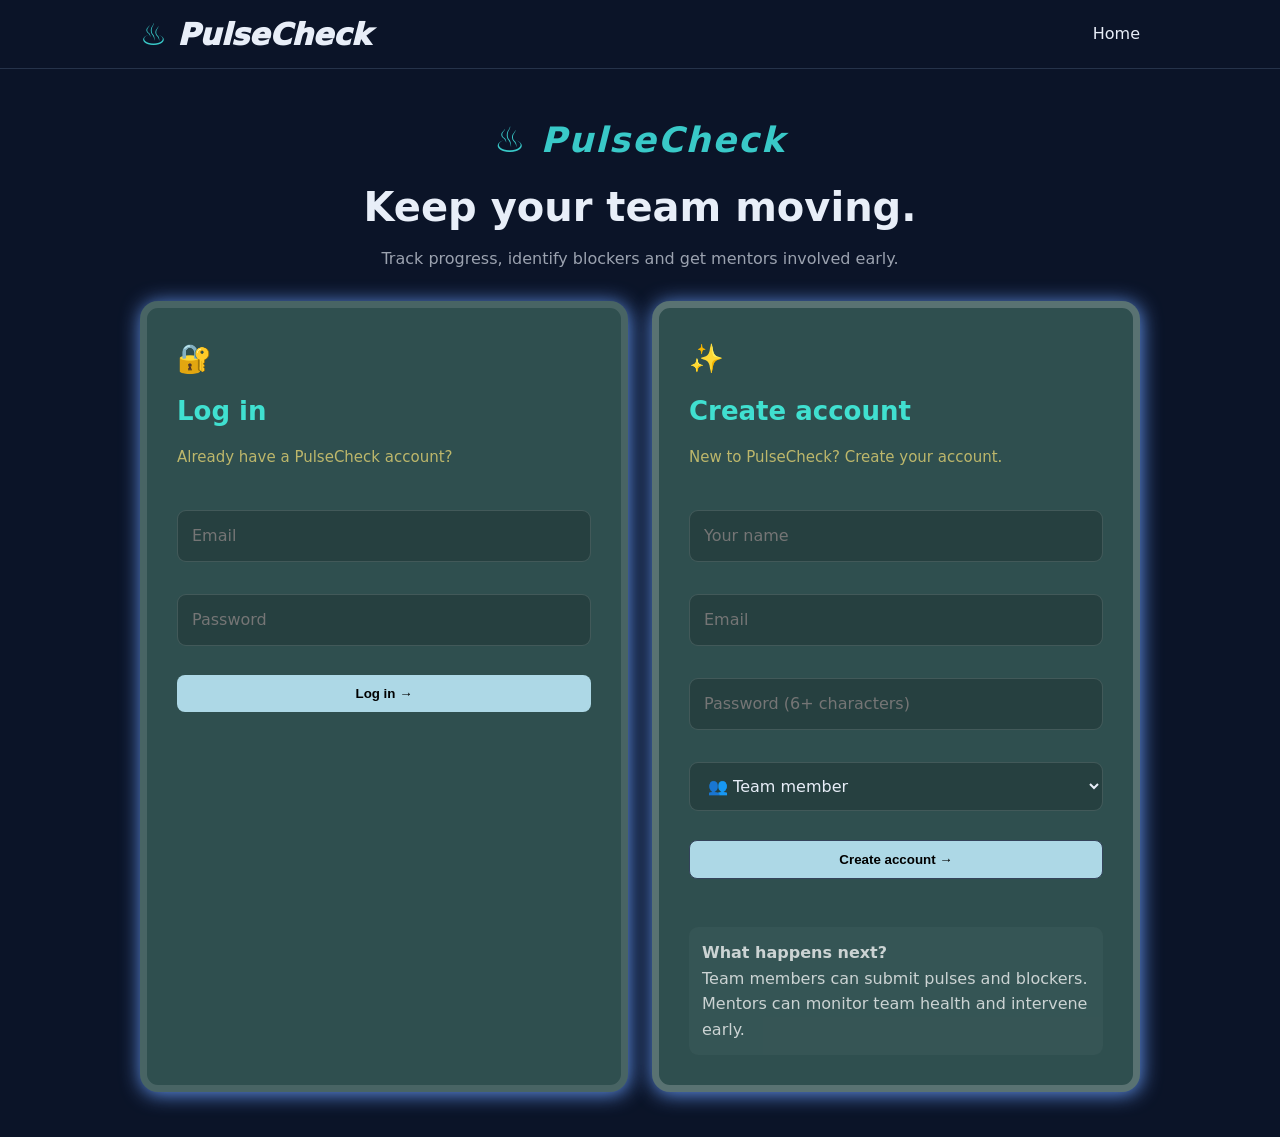
<file: templates/login.html>
<!doctype html>
<html>
<head>
<meta charset="utf-8">
<meta name="viewport" content="width=device-width,initial-scale=1">
<title>PulseCheck — Access</title>
<link rel="stylesheet" href="/static/style.css">

<style>
.auth-page{
  min-height:calc(100vh - 70px);
  display:flex;
  align-items:center;
  justify-content:center;
  padding:45px 20px;
}

.auth-container{
  width:min(1000px,100%);
}

.auth-header{
  text-align:center;
  margin-bottom:30px;
}

.auth-header label{
  font-size:35px;
  letter-spacing:2px;
}

.auth-header h1{
  font-size:40px;
  margin:10px 0;
}

.auth-header p{
  opacity:.65;
  margin:0;
}

.auth-grid{
  display:grid;
  grid-template-columns:1fr 1fr;
  gap:24px;
}

.auth-card{
  padding: 30px;
    border: 7px solid rgba(255, 255, 255, .12);
    border-radius: 18px;
    background: darkslategray;
box-shadow: 1px 2px 20px cornflowerblue;}

.auth-card.create{
  border-color:rgba(255,255,255,.2);
}

.auth-icon{
  font-size:28px;
  margin-bottom:12px;
}

.auth-card h2{
  margin:0 0 8px;
  font-size:26px;
}

.auth-card .subtitle{
 font-size: 15px;
    margin-bottom: 22px;
color: darkkhaki;}

.auth-card input,
.auth-card select{
  width:100%;
  box-sizing:border-box;
  padding:13px 14px;
  margin-bottom:12px;
  border-radius:9px;
  border:1px solid rgba(255,255,255,.13);
  background:rgba(0,0,0,.18);
  color:inherit;
  margin-top: 20px;
}

.auth-card input:focus,
.auth-card select:focus{
  outline:none;
  border-color:rgba(255,255,255,.4);
}

.auth-card .btn{
 width: 100%;
    margin-top: 17px;
    background: lightblue;
    color: black;
}

.demo-box{
  margin-top: 18px;
    padding: 13px;
    border-radius: 9px;
    background: rgba(255, 255, 255, .045);
    font-size: 16px;
    line-height: 1.6;
    opacity: .75;
    color: white;
}

.message{
  min-height:20px;
  font-size:13px;
  margin-top:10px;
}

@media(max-width:750px){
  .auth-grid{
    grid-template-columns:1fr;
  }

  .auth-header h1{
    font-size:30px;
  }
}
</style>
</head>

<body>

<nav>
  <a class="brand" href="/">
    <b>♨</b><i> PulseCheck</i>
  </a>

  <a href="/">Home</a>
</nav>

<main class="auth-page">

<div class="auth-container">

  <div class="auth-header">
    <label> ♨ <i><b>PulseCheck</b></i></label>
    <h1>Keep your team moving.</h1>
    <p>Track progress, identify blockers and get mentors involved early.</p>
  </div>


  <div class="auth-grid">

    <!-- LOGIN CARD -->
    <section class="auth-card">

      <div class="auth-icon">🔐</div>

      <h2>Log in</h2>

      <p class="subtitle">
        Already have a PulseCheck account?
      </p>

      

      <form id="loginForm">

        <input
          id="email"
          type="email"
          placeholder="Email"
          required
        >

        <input
          id="password"
          type="password"
          placeholder="Password"
          required
        >

        <button class="btn" type="submit">
          Log in →
        </button>

      </form>

      <p id="loginMessage" class="message"></p>

    </section>


    <!-- CREATE ACCOUNT CARD -->
    <section class="auth-card create">

      <div class="auth-icon">✨</div>

      <h2>Create account</h2>

      <p class="subtitle">
        New to PulseCheck? Create your account.
      </p>

      <form id="registerForm">

        <input
          id="name"
          type="text"
          placeholder="Your name"
          required
        >

        <input
          id="registerEmail"
          type="email"
          placeholder="Email"
          required
        >

        <input
          id="registerPassword"
          type="password"
          placeholder="Password (6+ characters)"
          minlength="6"
          required
        >

        <select id="role">
          <option value="team">👥 Team member</option>
        </select>

        <button class="btn ghost" type="submit">
          Create account →
        </button>

      </form>

      <p id="registerMessage" class="message"></p>

      <div class="demo-box">
        <b>What happens next?</b><br>
        Team members can submit pulses and blockers.<br>
        Mentors can monitor team health and intervene early.
      </div>

    </section>

  </div>

</div>

</main>


<script>

function fill(email,password){
  document.getElementById("email").value=email;
  document.getElementById("password").value=password;
}


/* LOGIN */

document.getElementById("loginForm").onsubmit = async function(e){

  e.preventDefault();

  const message=document.getElementById("loginMessage");

  message.textContent="Logging in...";

  try{

    const response=await fetch("/api/auth/login",{

      method:"POST",

      headers:{
        "Content-Type":"application/json"
      },

      body:JSON.stringify({

        email:document.getElementById("email").value,

        password:document.getElementById("password").value

      })

    });

    const data=await response.json();

    if(response.ok){

      location="/dashboard";

    }else{

      message.textContent=data.error || "Invalid login.";

    }

  }catch(error){

    message.textContent="Unable to connect to server.";

  }

};


/* CREATE ACCOUNT */

document.getElementById("registerForm").onsubmit = async function(e){

  e.preventDefault();

  const message=document.getElementById("registerMessage");

  message.textContent="Creating account...";

  try{

    const response=await fetch("/api/auth/register",{

      method:"POST",

      headers:{
        "Content-Type":"application/json"
      },

      body:JSON.stringify({

        name:document.getElementById("name").value,

        email:document.getElementById("registerEmail").value,

        password:document.getElementById("registerPassword").value,

        role:document.getElementById("role").value

      })

    });

    const data=await response.json();

    if(response.ok){

      location="/dashboard";

    }else{

      message.textContent=data.error || "Could not create account.";

    }

  }catch(error){

    message.textContent="Unable to connect to server.";

  }

};

</script>

</body>
</html>
</file>
<file: static/style.css>
body{margin:0;background:#0b1428;color:#e8eef8;font-family:Inter,system-ui,sans-serif;line-height:1.5}a{text-decoration:none;color:inherit}nav{height:68px;border-bottom:1px solid #26334a;display:flex;align-items:center;justify-content:space-between;padding:0 max(24px,calc((100% - 1000px)/2))}.nav{display:flex;gap:25px;align-items:center;color:#9eabc0;font-size:14px}.brand{font-weight:1000; font-size: 30px;}.brand b,label{color:#39c9c8}.btn{background:#39baf0;color:#071326;border:0;border-radius:8px;padding:11px 18px;font-weight:800;cursor:pointer}.ghost{background:transparent;color:#e8eef8;border:1px solid #34435b}.big{display:inline-block;margin:12px 5px 0}.hero{max-width:1000px;min-height:590px;margin:auto;display:grid;grid-template-columns:1.3fr .8fr;gap:70px;align-items:center}.hero h1{font-size:48px;line-height:1.1;letter-spacing:-.045em;color: skyblue;}.hero p{color:#9aa8bd;max-width:570px;font-size:17px}.visual,.panel,.stats>div,.authbox{background:#17243a;border:1px solid #2d3d55;border-radius:15px;padding:22px}.visual{width:280px}.minihead{display:flex;justify-content:space-between;color:#8c9ab0}.minihead b{color: mediumaquamarine;}.heat{display:grid;grid-template-columns:repeat(7,1fr);gap:7px;margin:18px 0}.heat i{height:28px;border:1px solid #34435a;border-radius:5px}.heat .on{background:#34aee0;border-color:#34aee0}.statement{border-top:1px solid #202e43;border: 6px solid darkslateblue;padding:80px max(24px,calc((100% - 1000px)/2));background: slateblue;}.statement h2{font-size:30px;color: midnightblue;}.three{display:grid;grid-template-columns:repeat(3,1fr);gap:30px}.three p{}footer{text-align:center;padding:30px;border-top:1px solid #202e43}.auth{min-height:calc(100vh - 68px);display:grid;place-items:center;padding:30px}.authbox{width:min(460px,100%)}input,select,textarea{width:100%;background:#0c1628;border:1px solid #314159;color:#edf3fb;border-radius:8px;padding:12px;margin:7px 0;font:inherit}.full{width:100%}.demos{display:grid;grid-template-columns:1fr 1fr;gap:8px;margin:18px 0}.demos button{background:#17263d;border:1px solid #33445d;color:#fff;border-radius:8px;padding:10px;text-align:left;cursor:pointer}.dash{max-width:1000px;margin:auto;padding:48px 20px}.dash h1{font-size:38px}.stats{display:grid;grid-template-columns:repeat(4,1fr);gap:12px;margin:25px 0 18px}.stats small{color:#7f8da3}.stats strong{display:block;font-size:24px;margin-top:7px}.cols{display:grid;grid-template-columns:1fr 1fr;gap:18px}.panel h2{font-size:18px}.panel h2 small{float:right;color:#718098;font-size:11px}.status{display:grid;grid-template-columns:repeat(3,1fr);gap:7px}.status button{background:#0d1729;color:#aebbd0;border:1px solid #33445b;border-radius:8px;padding:10px;cursor:pointer}.status .active{border-color:#39baf0;color:#fff}.row{border-top:1px solid #29384e;padding:14px 0;position:relative}.row small{display:block;color:#718098}.row p{color:#9caac0;margin:5px 0}.risk{position:absolute;right:0;top:15px;border-radius:99px;padding:5px 9px;font-size:11px;text-transform:uppercase}.healthy{color:#55d2a3}.warning{color:#ffc05c}.critical{color:#ff6b72}.insight{margin-bottom:18px;border-left:3px solid #39baf0}@media(max-width:800px){.hero{grid-template-columns:1fr;padding:45px 24px}.visual{justify-self:start}.three,.cols{grid-template-columns:1fr}.stats{grid-template-columns:1fr 1fr}.nav a:not(.btn){display:none}}
input:-webkit-autofill,
input:-webkit-autofill:hover,
input:-webkit-autofill:focus {
    -webkit-text-fill-color: #111827;
    transition: background-color 9999s ease-in-out 0s;
}
.ai-result{
    background-color: black;
}

/* ===== LOGIN INPUT FIX ===== */

.authbox input,
.authbox select,
.authbox textarea {
    color: #f8fafc !important;
    background: #0f172a !important;
    border: 1px solid #334155 !important;
}

/* Make placeholder text clearly visible */
.authbox input::placeholder,
.authbox textarea::placeholder {
    color: #94a3b8 !important;
    opacity: 1 !important;
}

/* Email/password text */
.authbox input:focus {
    color: #ffffff !important;
    background: #111827 !important;
    border-color: #38bdf8 !important;
    outline: none;
}

h2{
color: turquoise;}

/* Chrome autofill fix */
.authbox input:-webkit-autofill,
.authbox input:-webkit-autofill:hover,
.authbox input:-webkit-autofill:focus {
    -webkit-text-fill-color: #ffffff !important;
    -webkit-box-shadow: 0 0 0 1000px #0f172a inset !important;
    transition: background-color 5000s ease-in-out 0s;
}

/* Login page inputs */
.authbox input[type="email"],
.authbox input[type="password"] {
    min-height: 52px;
    padding: 0 16px;
    font-size: 15px;
    border-radius: 10px;
    box-sizing: border-box;
}

.mentor-solutions-card {
    margin-top: 24px;
}

.card-header {
    display: flex;
    justify-content: space-between;
    align-items: center;
    gap: 20px;
}

.eyebrow {
    font-size: 11px;
    font-weight: 800;
    letter-spacing: 1.5px;
    opacity: .65;
}

.refresh-btn {
    border: 1px solid rgba(0,0,0,.12);
    background: white;
    padding: 9px 14px;
    border-radius: 10px;
    cursor: pointer;
}

.mentor-solution {
    margin-top: 18px;
    padding: 20px;
    border-radius: 16px;
    background: #f7f8fa;
    border: 1px solid rgba(0,0,0,.08);
}

.solution-top {
    display: flex;
    justify-content: space-between;
    align-items: flex-start;
    gap: 15px;
    margin-bottom: 16px;
}

.solution-label {
    display: inline-block;
    font-size: 10px;
    font-weight: 800;
    letter-spacing: 1.3px;
    margin-bottom: 6px;
}

.solution-top h3 {
    margin: 0;
    font-size: 16px;
}

.solution-date {
    font-size: 11px;
    opacity: .55;
}

.solution-body {
    line-height: 1.7;
    font-size: 14px;
}

.solution-body strong {
    font-weight: 800;
}

.empty-state {
    padding: 30px 15px;
    text-align: center;
    opacity: .7;
}

.empty-state p {
    font-size: 13px;
    margin-top: 6px;
}
</file>
